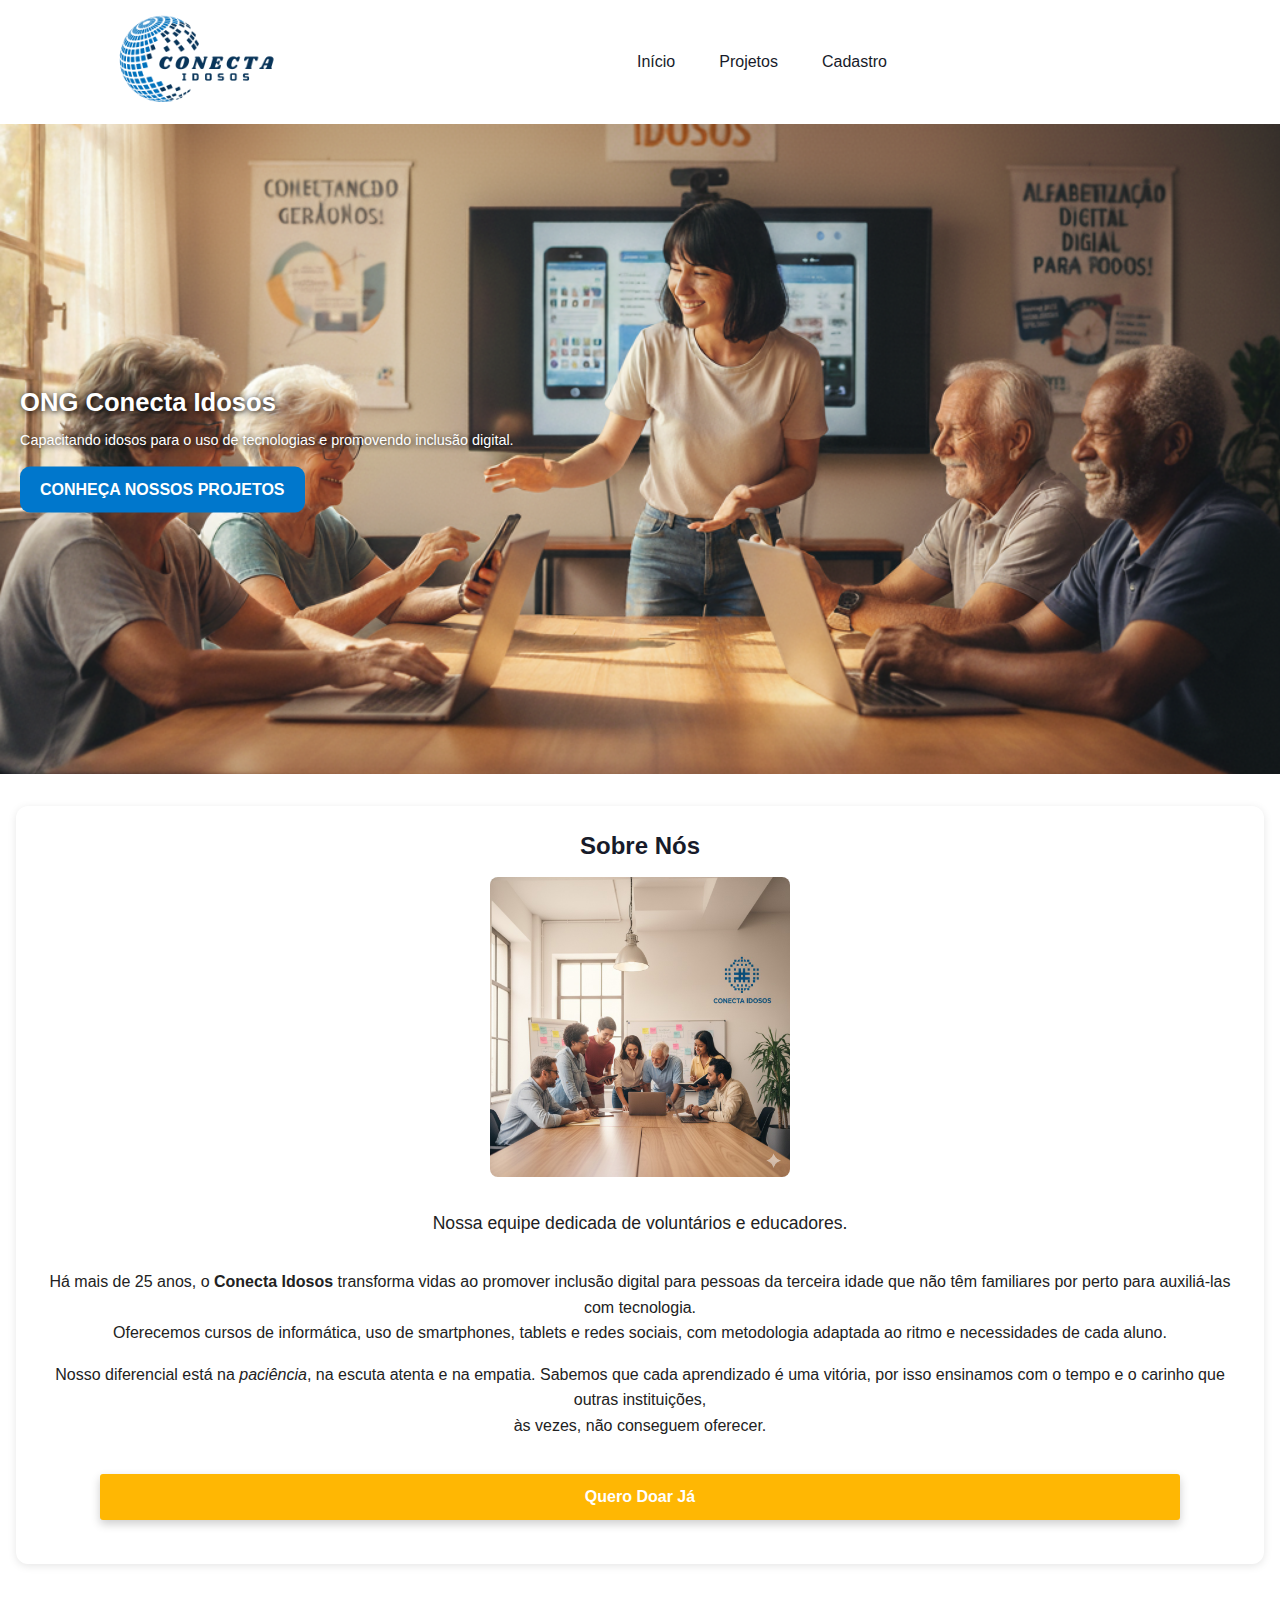
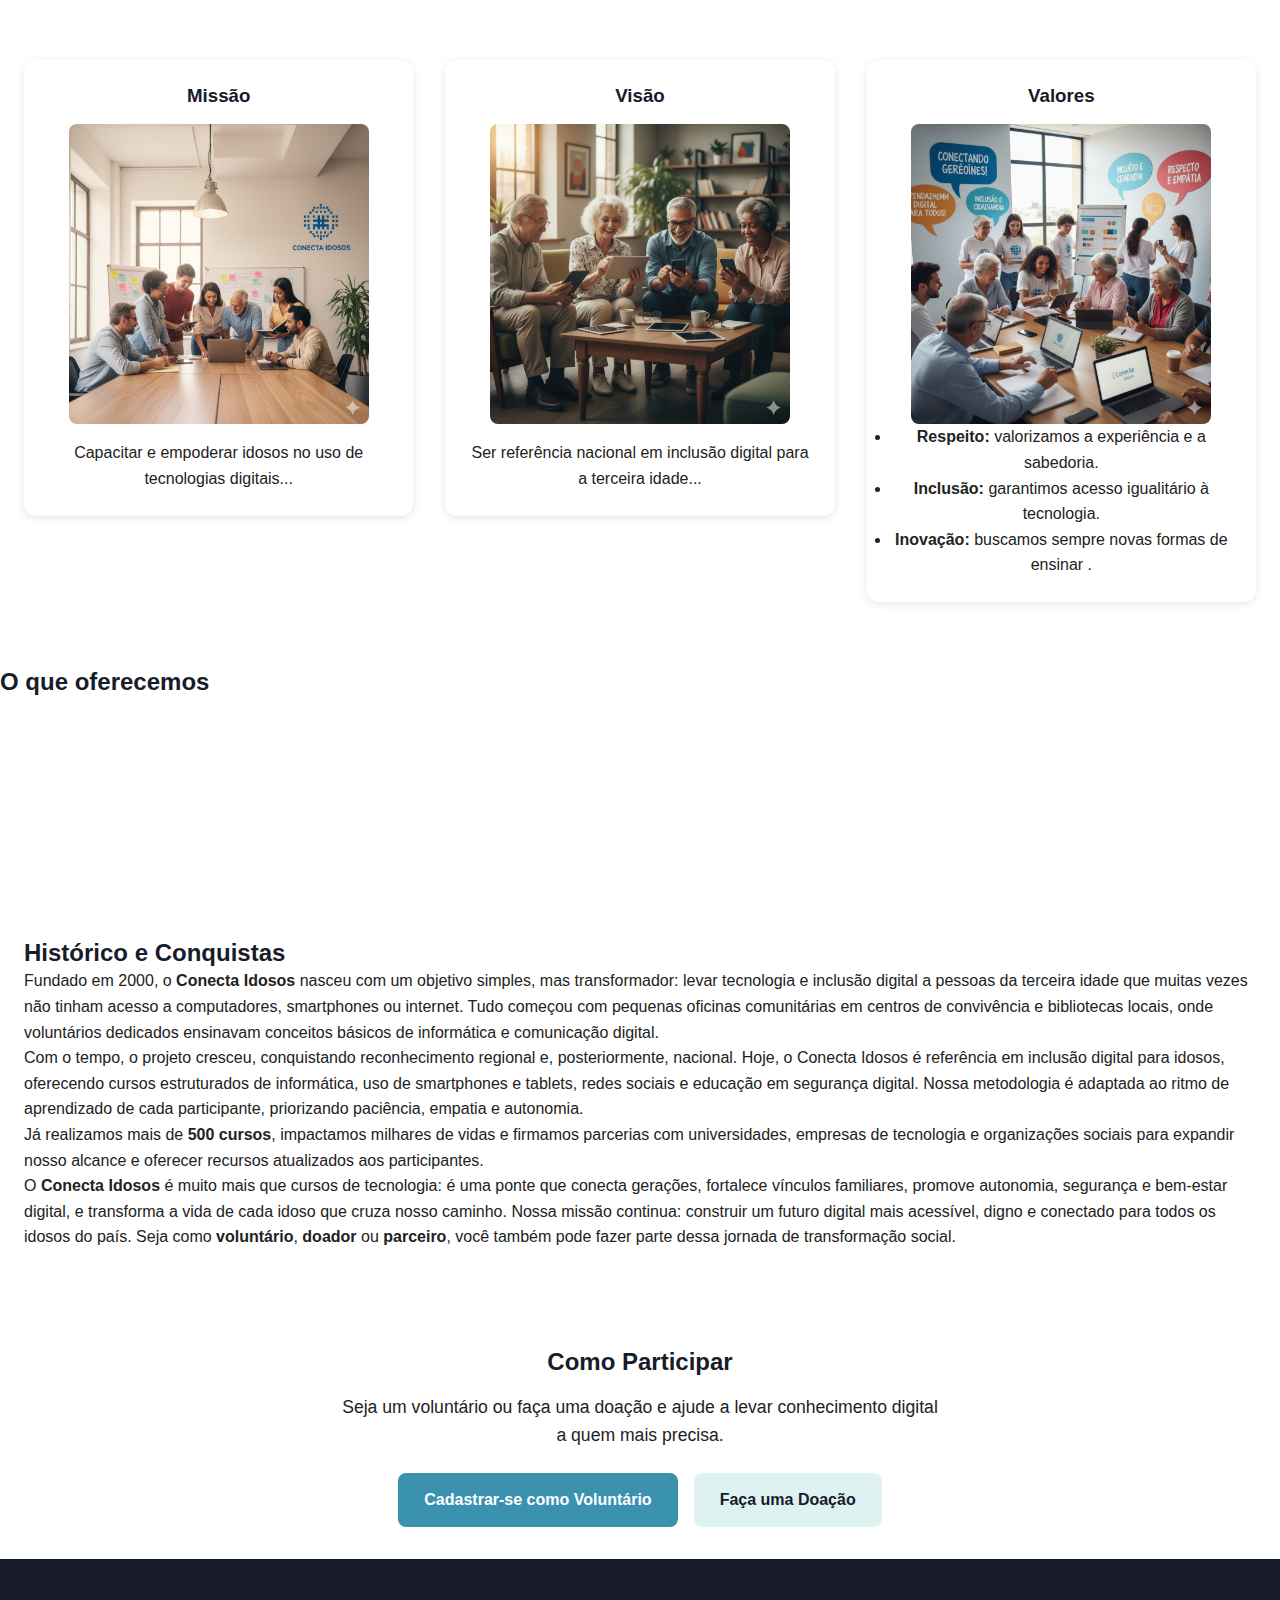
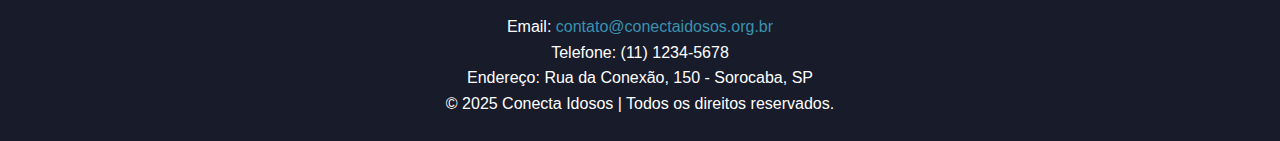
<file: index.html>
<!DOCTYPE html>
<html lang="pt-BR">
<head>
    <meta charset="UTF-8">
    <meta name="description" content="ONG Conecta Idosos: inclusão digital e tecnológica para a terceira idade, com cursos, oficinas e voluntariado.">
    <meta name="viewport" content="width=device-width, initial-scale=1.0">
    <title>Conecta Idosos | Inclusão digital e tecnológica para a terceira idade</title>
    <link rel="stylesheet" href="./base.css">
    <link rel="stylesheet" href="./layout.css">
    <link rel="stylesheet" href="./componentes.css">
    <link rel="stylesheet" href="./responsive.css">
</head>

<body>
    <header class="main-header">
        <div class="container header-content">
            
        <a href="./index.html" class="logo">
            <img src="/Logo_ONG.png" alt="Logo Conecta Idosos">
        </a>
        <nav aria-label="Menu principal">
            <ul class="menu">
                <li><a href="index.html" class="ativo" >Início</a></li>
                <li><a href="projetos.html" >Projetos</a></li>
                <li><a href="cadastro.html">Cadastro</a></li>
            </ul>
        </nav>
          

        <button class="menu-toggle">☰</button>
    </header>

    <main id="content">

        <section id="institucional" class="banner">
            <div class="banner-text">
                <h1>ONG Conecta Idosos</h1>
                <p>Capacitando idosos para o uso de tecnologias e promovendo inclusão digital.</p>
                <a href="projetos.html" class="btn">CONHEÇA NOSSOS PROJETOS</a>
            </div>
            <img  class = banner-img src="/Banner_index.png" alt="Banner Idosos Aprendendo Tecnologia">
        </section>


        <section id="sobre-nos" class="section">
            <div class="grid-2">
                <figure class="card">
                <h2>Sobre Nós</h2>
                <img src="/equipe_ong.jpg" alt="Equipe de voluntários da ONG Conecta Idosos" class="outras-img">
                <figcaption>Nossa equipe dedicada de voluntários e educadores.</figcaption>
                <p>Há mais de 25 anos, o <strong>Conecta Idosos</strong> transforma vidas ao promover inclusão digital para pessoas da terceira idade que não têm familiares por perto para auxiliá-las com tecnologia. <br>Oferecemos cursos de informática, uso de smartphones, tablets e redes sociais, com metodologia adaptada ao ritmo e necessidades de cada aluno.</p>
                <p>Nosso diferencial está na <em>paciência</em>, na escuta atenta e na empatia. Sabemos que cada aprendizado é uma vitória, por isso ensinamos com o tempo e o carinho que outras instituições,<br> às vezes, não conseguem oferecer.</p>
                <a href="https://www.vakinha.com.br" class="btn-doar">Quero Doar Já</a>
                </figure>
            </div>
        </section>


        <section id="principios" class="section light-bg">
            <div class="grid-3">
                <article class="card">
                <h3>Missão</h3>
                <img src="/equipe_ong.jpg" alt="Workshop de inclusão digital" class="outras-img">
                <p>Capacitar e empoderar idosos no uso de tecnologias digitais...</p>
                </article>

                <article class="card">
                <h3>Visão</h3>
                <img src="/espaco_aprendizado.jpg" alt="Espaço de aprendizado tecnológico" class="outras-img">
                <p>Ser referência nacional em inclusão digital para a terceira idade...</p>
                </article>

                <article class="card">
                <h3>Valores</h3>
                <ul>
                    <img src="/valores ong.png" alt="valores ONG">
                    <li><strong>Respeito:</strong> valorizamos a experiência e a sabedoria.</li>
                    <li><strong>Inclusão:</strong> garantimos acesso igualitário à tecnologia.</li>
                    <li><strong>Inovação:</strong> buscamos sempre novas formas de ensinar .</li>
                </ul>
                </article>
            </div>
        </section>



        <section id="funcionalidades" class="section">
            <h2>O que oferecemos</h2>
            <ul class="grid-2 list-icons">
                <li>💻 Cursos de informática e inclusão digital</li>
                <li>📱 Oficinas de tablets e smartphones</li>
                <li>🔐 Educação em segurança digital</li>
                <li>🤝 Voluntariado e engajamento social</li>
                <li>💛 Doações e captação de recursos</li>
            </ul>
        </section>


        <section id="historico" class="section light-bg">
           <h2>Histórico e Conquistas</h2>
            <p>Fundado em 2000, o <strong>Conecta Idosos</strong> nasceu com um objetivo simples, mas transformador: levar tecnologia e inclusão digital a pessoas da terceira idade que muitas vezes não tinham acesso a computadores, smartphones ou internet. Tudo começou com pequenas oficinas comunitárias em centros de convivência e bibliotecas locais, onde voluntários dedicados ensinavam conceitos básicos de informática e comunicação digital.</p>

            <p>Com o tempo, o projeto cresceu, conquistando reconhecimento regional e, posteriormente, nacional. Hoje, o Conecta Idosos é referência em inclusão digital para idosos, oferecendo cursos estruturados de informática, uso de smartphones e tablets, redes sociais e educação em segurança digital. Nossa metodologia é adaptada ao ritmo de aprendizado de cada participante, priorizando paciência, empatia e autonomia.</p>

            <p>Já realizamos mais de <strong>500 cursos</strong>, impactamos milhares de vidas e firmamos parcerias com universidades, empresas de tecnologia e organizações sociais para expandir nosso alcance e oferecer recursos atualizados aos participantes.</p>

            <p>O <strong>Conecta Idosos</strong> é muito mais que cursos de tecnologia: é uma ponte que conecta gerações, fortalece vínculos familiares, promove autonomia, segurança e bem-estar digital, e transforma a vida de cada idoso que cruza nosso caminho. Nossa missão continua: construir um futuro digital mais acessível, digno e conectado para todos os idosos do país. Seja como <strong>voluntário</strong>, <strong>doador</strong> ou <strong>parceiro</strong>, você também pode fazer parte dessa jornada de transformação social.</p>
        </section>


        <aside id="participar" class="section">
            <h2>Como Participar</h2>
            <p>Seja um voluntário ou faça uma doação e ajude a levar conhecimento digital a quem mais precisa.</p>
            <ul class="actions">
                <li><a href="/cadastro.html" class="btn">Cadastrar-se como Voluntário</a></li>
                <li><a href="https://www.vakinha.com.br" class="btn secondary">Faça uma Doação</a></li>
            </ul>
        </aside>
    </main>


    <footer>
        <section id="contato">
            <h2>Fale Conosco</h2>
            <p>Email: <a href="mailto:contato@conectaidosos.org.br">contato@conectaidosos.org.br</a></p>
            <p>Telefone: (11) 1234-5678</p>
            <p>Endereço: Rua da Conexão, 150 - Sorocaba, SP</p>
        </section>
        <p>&copy; 2025 Conecta Idosos | Todos os direitos reservados.</p>
    </footer>


<script src="/script.js"></script>
</body>

</html>
</file>
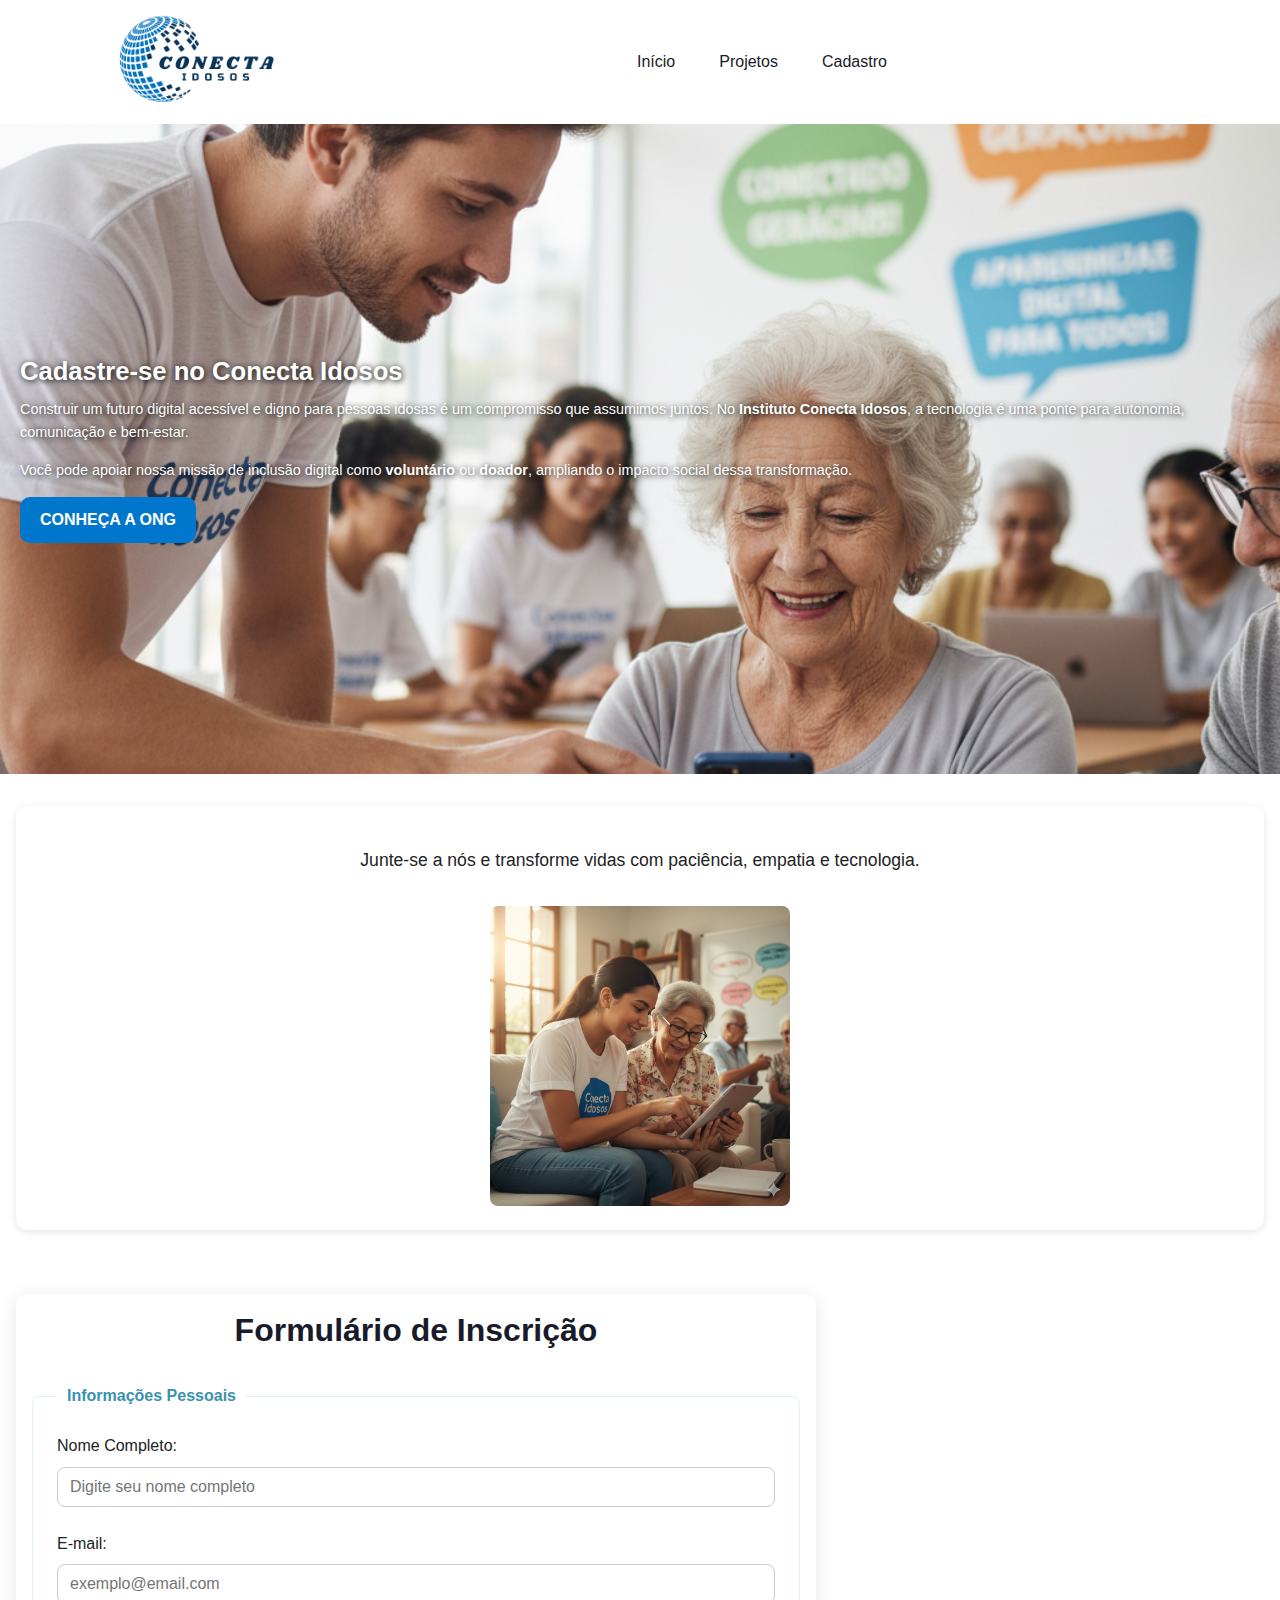
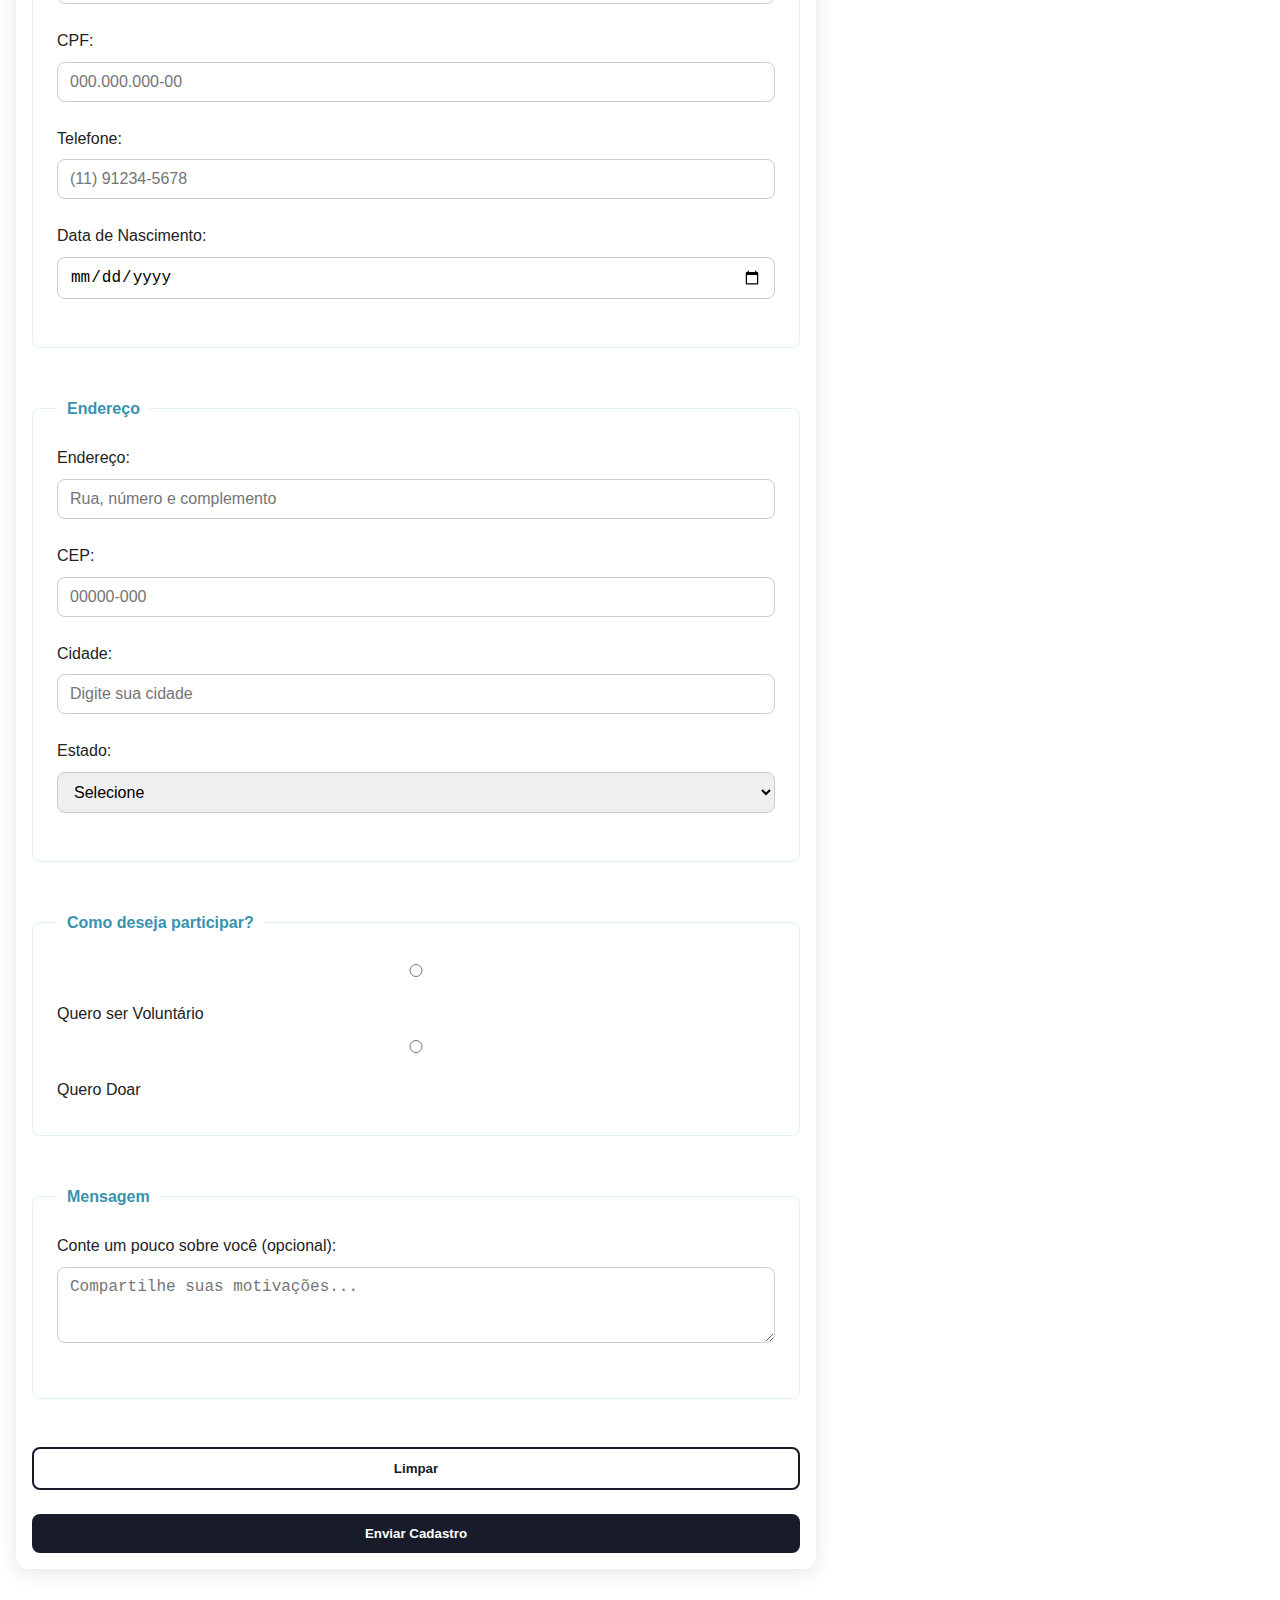
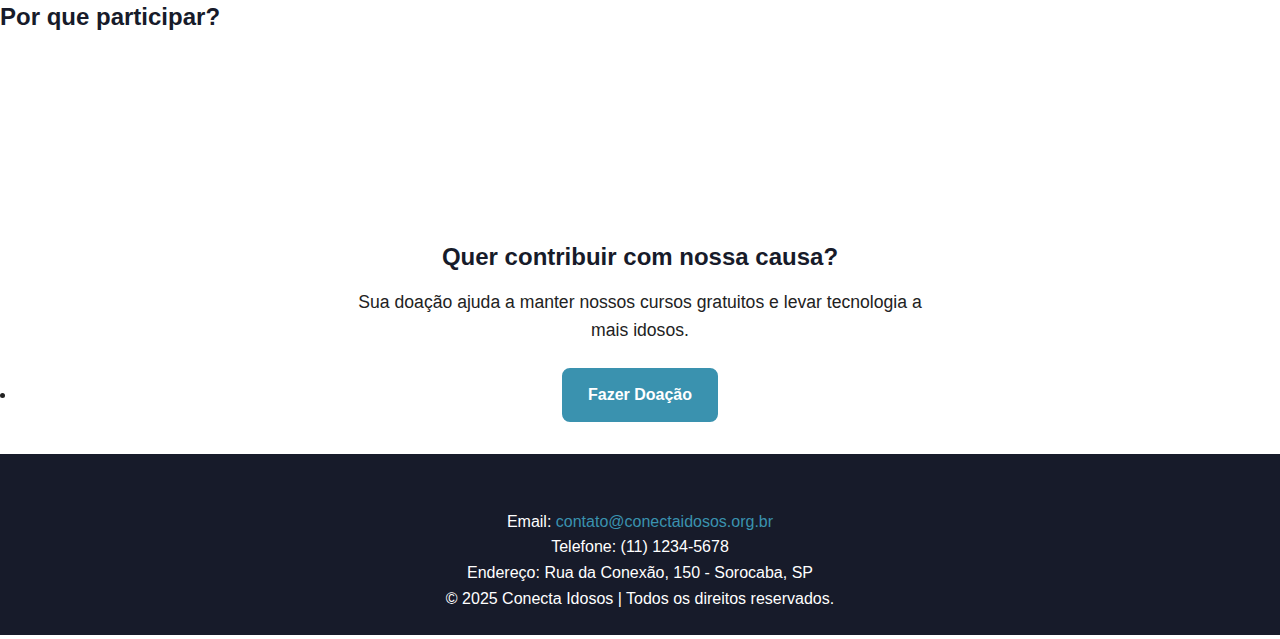
<file: cadastro.html>
<!DOCTYPE html>
<html lang="pt-BR">
<head>
  <meta charset="UTF-8">
  <meta name="description" content="Cadastro de voluntários e doadores do Conecta Idosos - participe da transformação digital da terceira idade.">
  <meta name="viewport" content="width=device-width, initial-scale=1.0">
  <title>Cadastro - Conecta Idosos</title>
    <link rel="stylesheet" href="./base.css">
    <link rel="stylesheet" href="./layout.css">
    <link rel="stylesheet" href="./componentes.css">
    <link rel="stylesheet" href="./responsive.css">
</head>

<body>
    <header class="main-header">
        <div class="container header-content">
            
        <a href="./index.html" class="logo">
            <img src="/Logo_ONG.png"Logo Conecta Idosos">
        </a>


        <nav aria-label="Menu principal">
            <ul class="menu">
                <li><a href="/index.html"" >Início</a></li>
                <li><a href="/projetos.html">Projetos</a></li>
                <li><a href="/cadastro.html" class="ativo" >Cadastro</a></li>
            </ul>
        </nav>

  

        <button class="menu-toggle">☰</button>
    </header>

  
  <main id="content">
   
    <section id="institucional" class="banner">
      <div class="banner-text">
        <h1>Cadastre-se no Conecta Idosos</h1>
        <p>
          Construir um futuro digital acessível e digno para pessoas idosas é um compromisso que assumimos juntos.
          No <strong>Instituto Conecta Idosos</strong>, a tecnologia é uma ponte para autonomia, comunicação e bem-estar.
        </p>
        <p>
          Você pode apoiar nossa missão de inclusão digital como <strong>voluntário</strong> ou <strong>doador</strong>, ampliando o impacto social dessa transformação.
        </p>
        <a href="/index.html" class="btn">CONHEÇA A ONG</a>
      </div>
      <img class= banner-img src="/Voluntário ajudando idoso a usar o celular.png" alt="Banner Idosos Aprendendo Tecnologia"> 
    </section>

    <section id="sobre-nos" class="section">
      <div class="grid-2">
        <figure class="card">
        <figcaption>Junte-se a nós e transforme vidas com paciência, empatia e tecnologia.</figcaption>
        <img class= outras-img src="/voluntária ensinando.png" alt="Voluntário ajudando idoso a usar o celular" loading="lazy">
      </figure>
    </section>

   
    <section id="formulario-cadastro" class="form-section">
      <h2>Formulário de Inscrição</h2>
      <form action="#" method="post">
        
    
        <fieldset>
          <legend>Informações Pessoais</legend>

          <label for="nome">Nome Completo:</label>
          <input type="text" id="nome" name="nome" placeholder="Digite seu nome completo" required>

          <label for="email">E-mail:</label>
          <input type="email" id="email" name="email" placeholder="exemplo@email.com" required>

          <label for="cpf">CPF:</label>
          <input type="text" id="cpf" name="cpf" placeholder="000.000.000-00"
                 pattern="\d{3}\.\d{3}\.\d{3}-\d{2}" title="Formato: 000.000.000-00" required>

          <label for="telefone">Telefone:</label>
          <input type="tel" id="telefone" name="telefone" placeholder="(11) 91234-5678"
                 pattern="\(\d{2}\)\s?\d{4,5}-\d{4}" title="Formato: (11) 91234-5678" required>

          <label for="data-nascimento">Data de Nascimento:</label>
          <input type="date" id="data-nascimento" name="data-nascimento" required>
        </fieldset>

       
        <fieldset>
          <legend>Endereço</legend>

          <label for="endereco">Endereço:</label>
          <input type="text" id="endereco" name="endereco" placeholder="Rua, número e complemento" required>

          <label for="cep">CEP:</label>
          <input type="text" id="cep" name="cep" placeholder="00000-000"
                 pattern="\d{5}-\d{3}" title="Formato: 00000-000" required>

          <label for="cidade">Cidade:</label>
          <input type="text" id="cidade" name="cidade" placeholder="Digite sua cidade" required>

          <label for="estado">Estado:</label>
          <select id="estado" name="estado" required>
            <option value="">Selecione</option>
            <option value="SP">São Paulo</option>
            <option value="RJ">Rio de Janeiro</option>
            <option value="MG">Minas Gerais</option>
            <option value="PR">Paraná</option>
            <option value="RS">Rio Grande do Sul</option>
            <option value="BA">Bahia</option>
            <option value="PE">Pernambuco</option>
            <option value="OUTROS">Outros</option>
          </select>
        </fieldset>

       
        <fieldset>
          <legend>Como deseja participar?</legend>
          <div class="opcoes-participacao">
            <label><input type="radio" name="tipo-participacao" value="voluntario" required> Quero ser Voluntário</label>
            <label><input type="radio" name="tipo-participacao" value="doador" required> Quero Doar</label>
          </div>
        </fieldset>

     
        <fieldset>
          <legend>Mensagem</legend>
          <label for="mensagem">Conte um pouco sobre você (opcional):</label>
          <textarea id="mensagem" name="mensagem" rows="3" placeholder="Compartilhe suas motivações..."></textarea>
        </fieldset>


        <div class="botoes">
          <button type="reset" class="btn-secundario">Limpar</button>
          <button type="submit" class="btn-primario">Enviar Cadastro</button>
        </div>
      </form>
    </section>


    <aside id="funcionalidades" class="section">
      <h2>Por que participar?</h2>
        <ul class="grid-2 list-icons">
        <li>💻 Transforme vidas por meio da inclusão digital.</li>
        <li>📱 Aprenda e ensine o uso consciente da tecnologia.</li>
        <li>💬 Construa conexões significativas com a terceira idade.</li>
        <li>🎓 Receba certificado digital de voluntariado.</li>
      </ul>
    </aside>


    <aside id="participar" class="section">
      <ul class="actions"></ul>
      <h2>Quer contribuir com nossa causa?</h2>
      <p>Sua doação ajuda a manter nossos cursos gratuitos e levar tecnologia a mais idosos. </p>
      <li><a  href="https://www.vakinha.com.br" class="btn">Fazer Doação</a></li>
      </ul>
    </ASide>
  </main>

 
  <footer>
    <section id="contato">
      <h2>Fale Conosco</h2>
      <p>Email: <a href="mailto:contato@conectaidosos.org.br">contato@conectaidosos.org.br</a></p>
      <p>Telefone: (11) 1234-5678</p>
      <p>Endereço: Rua da Conexão, 150 - Sorocaba, SP</p>
    </section>
    <p>&copy; 2025 Conecta Idosos | Todos os direitos reservados.</p>
  </footer>

<script src="/script.js"></script>
</body>

</html>
</file>
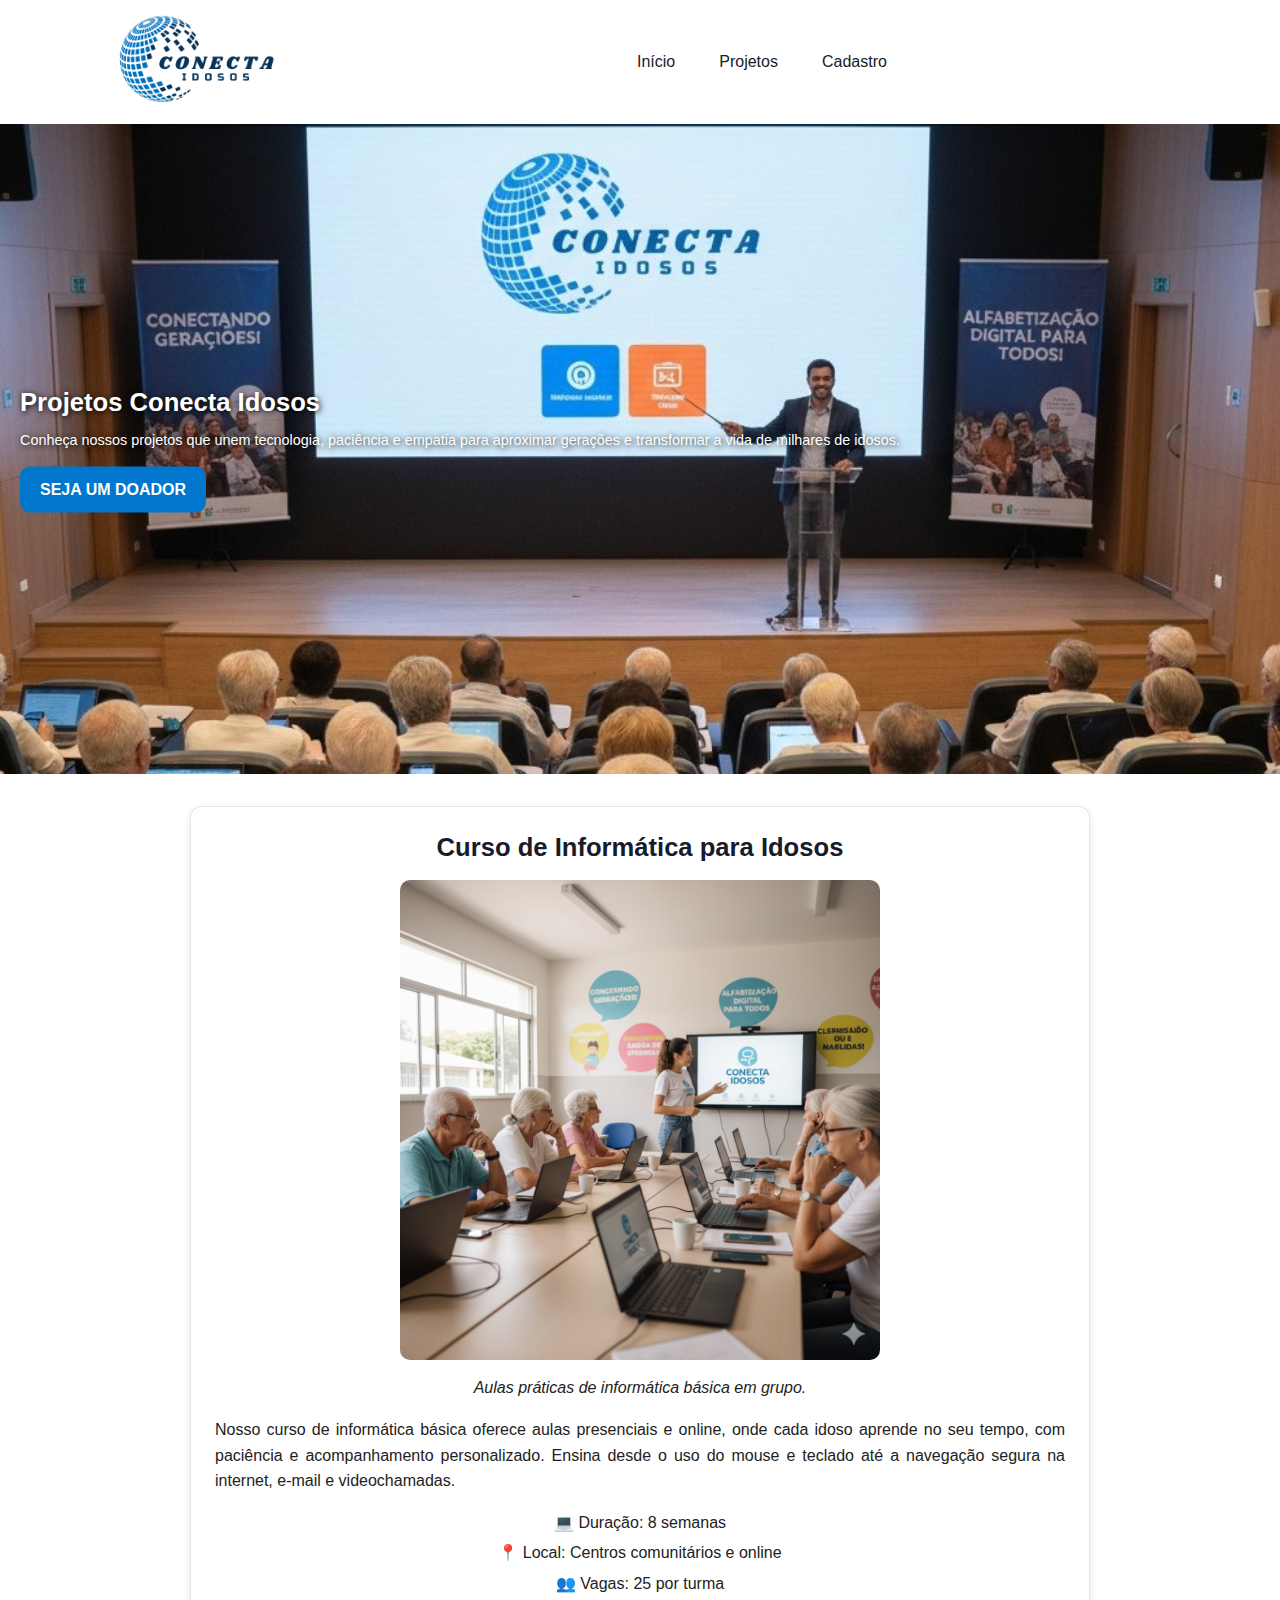
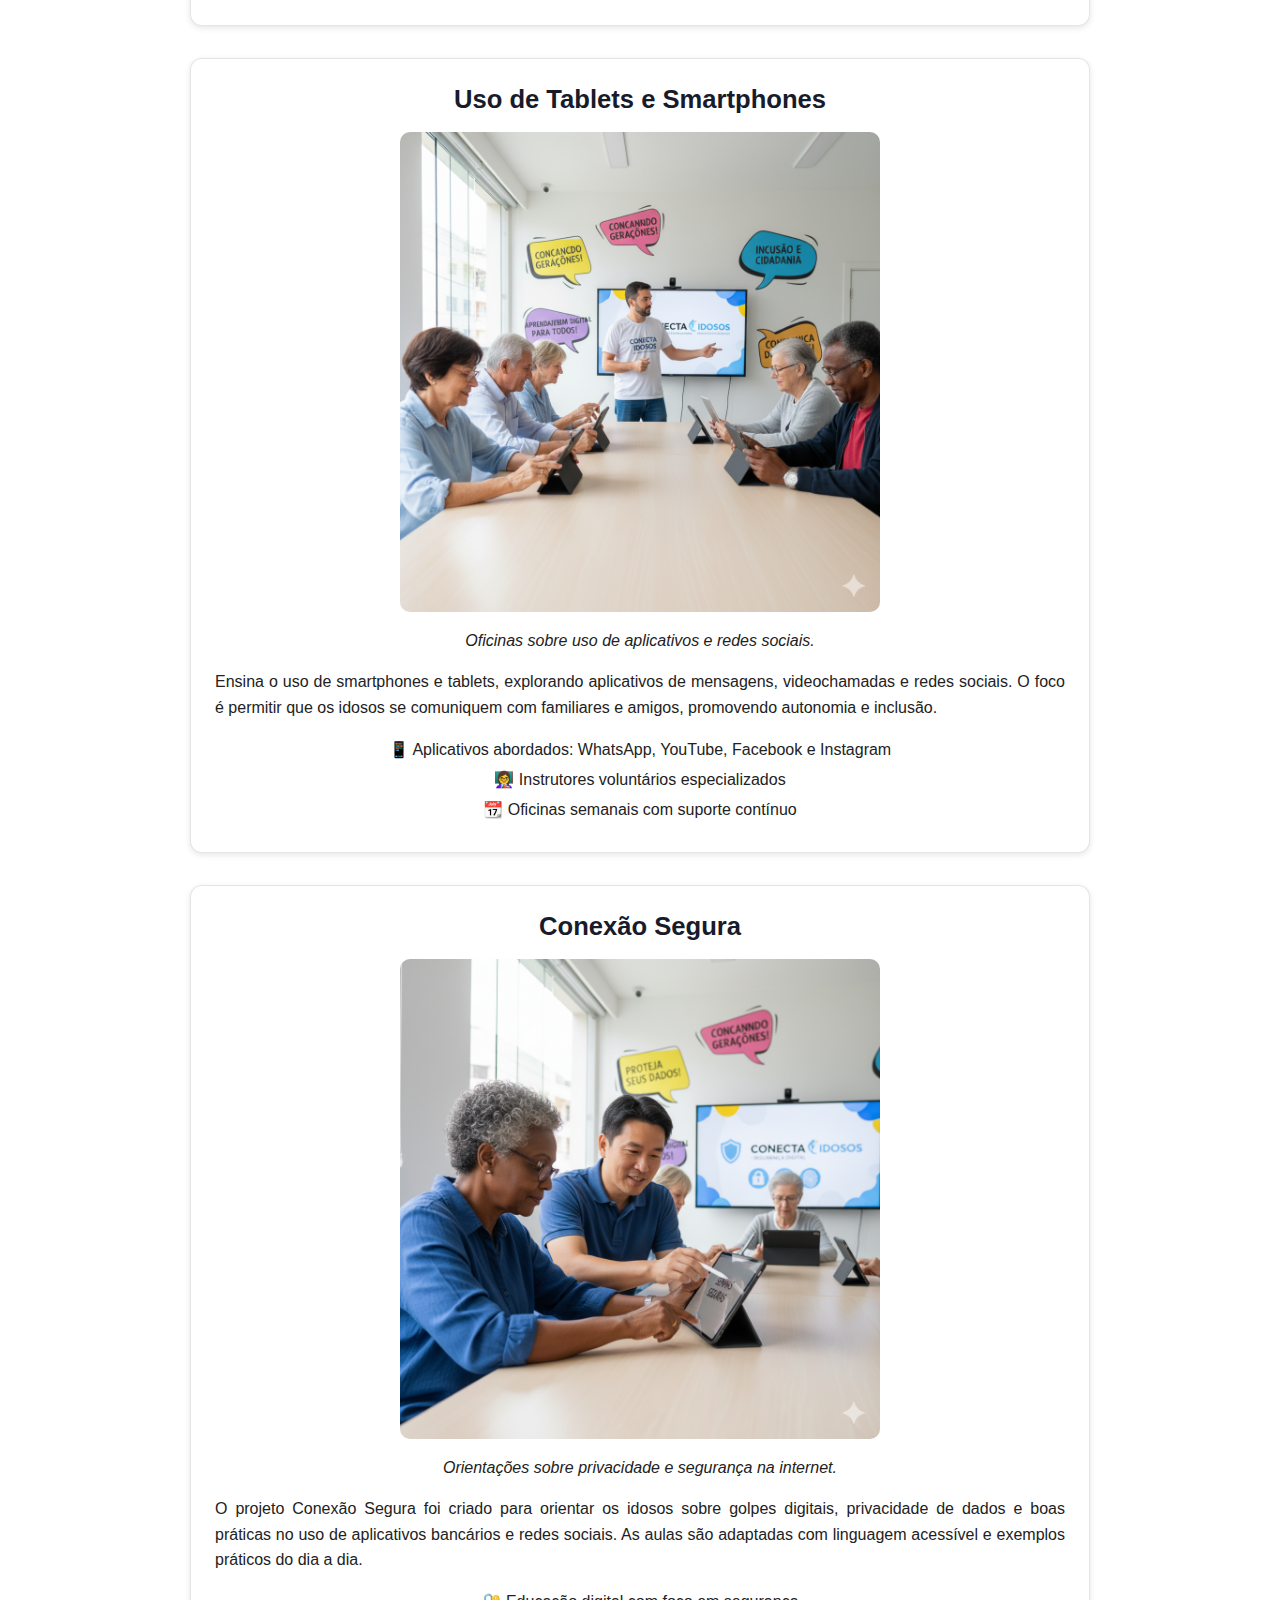
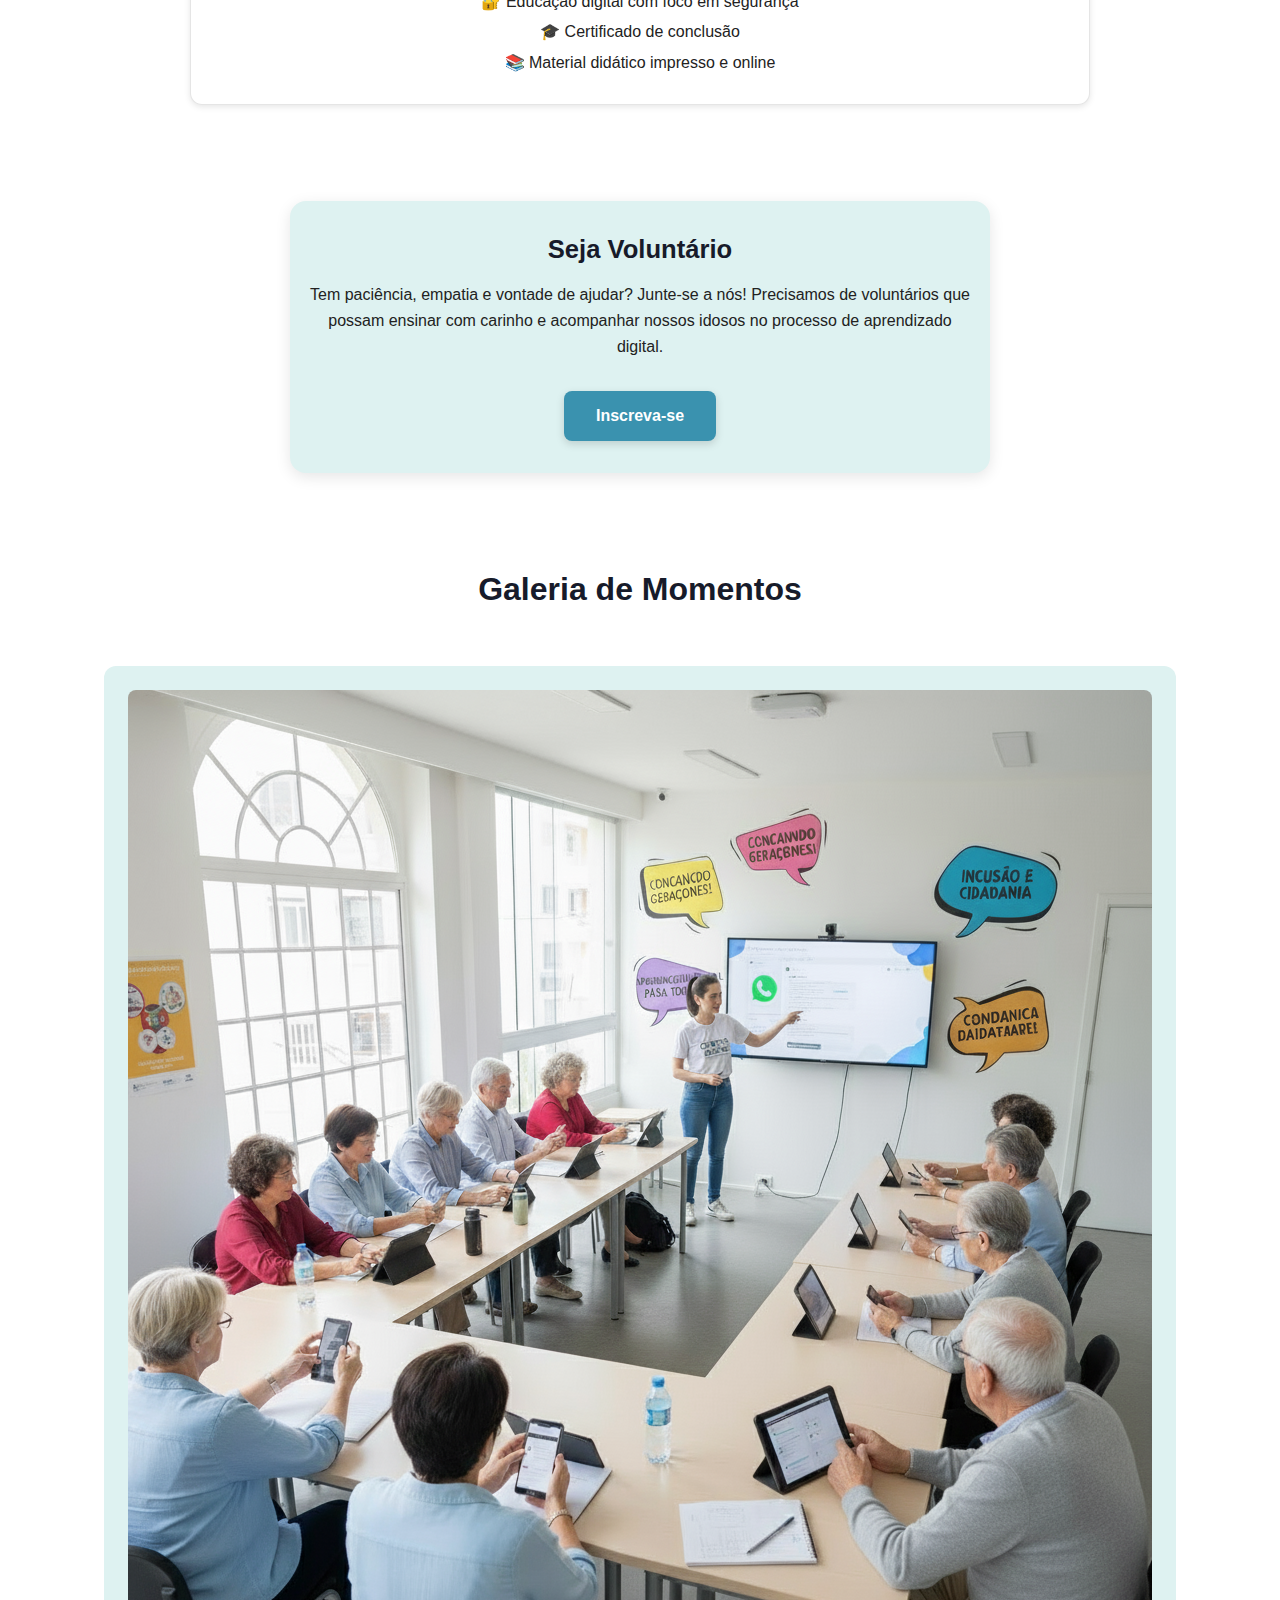
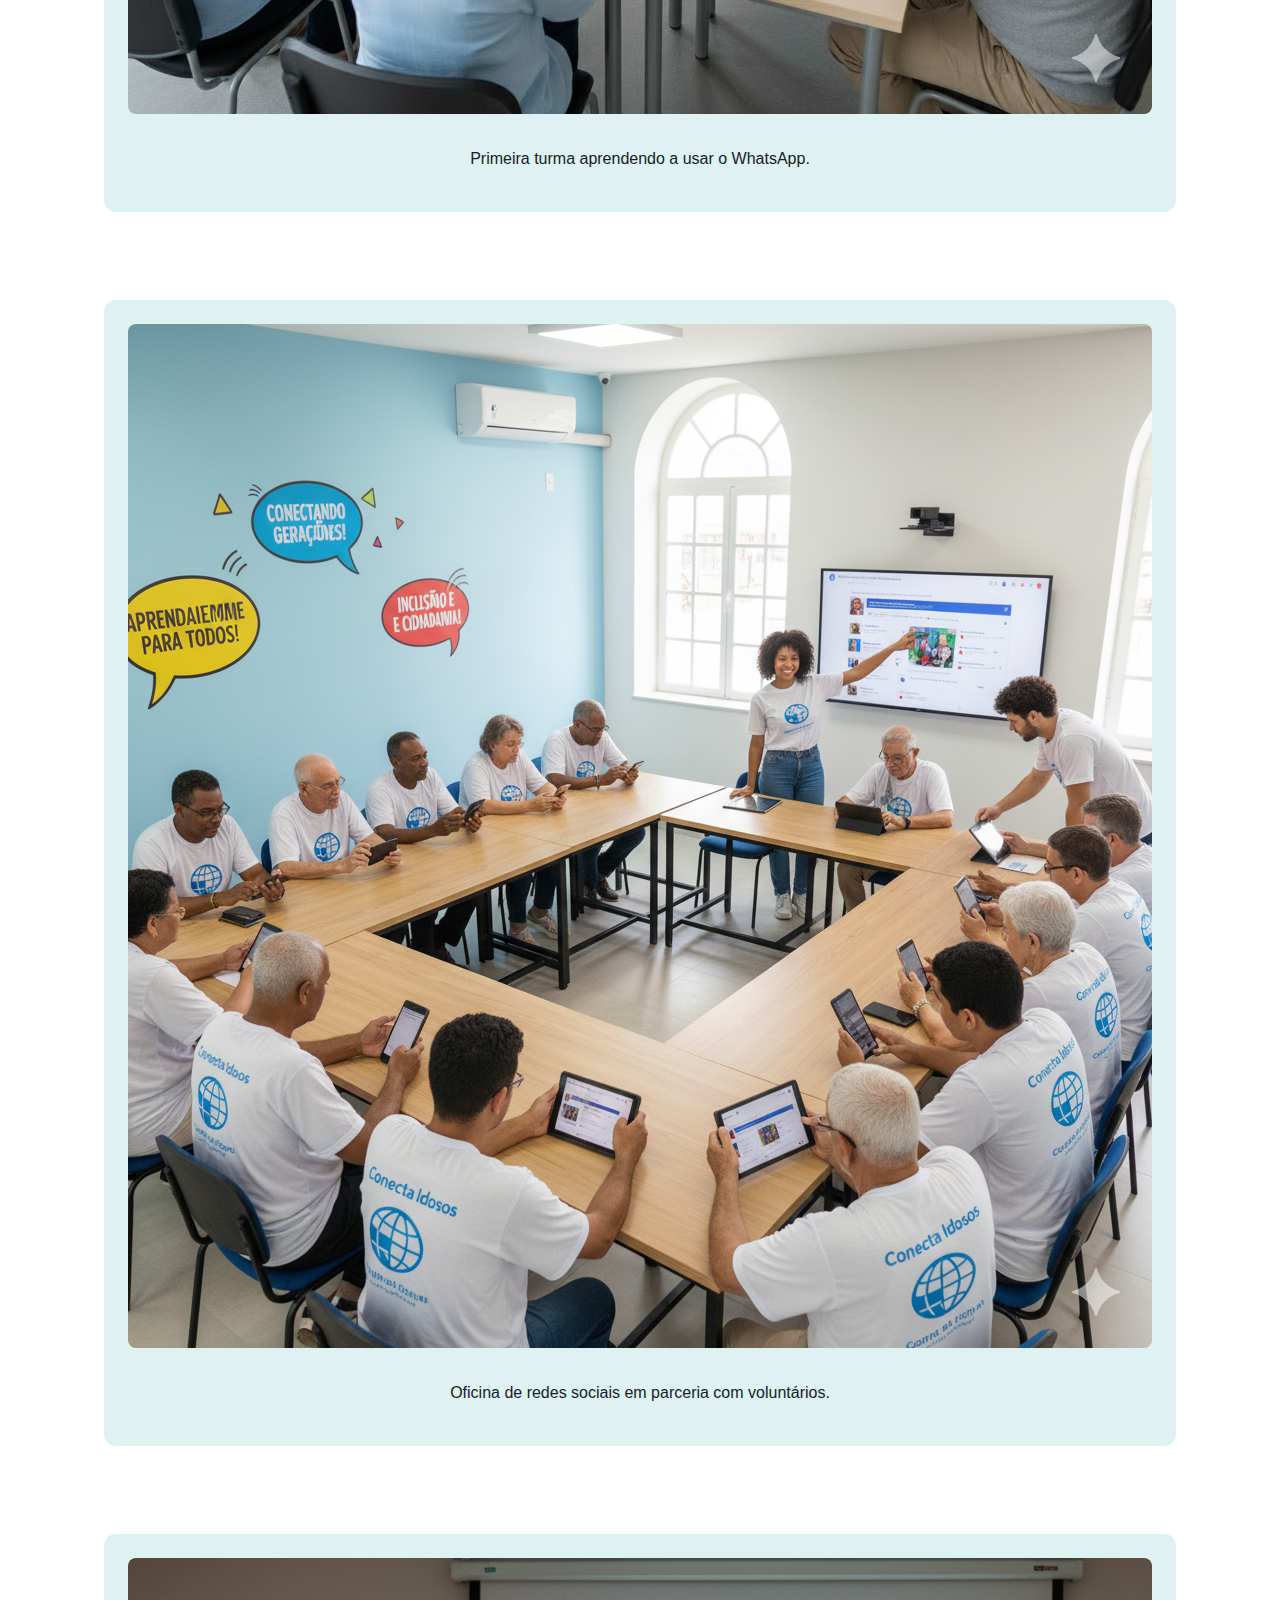
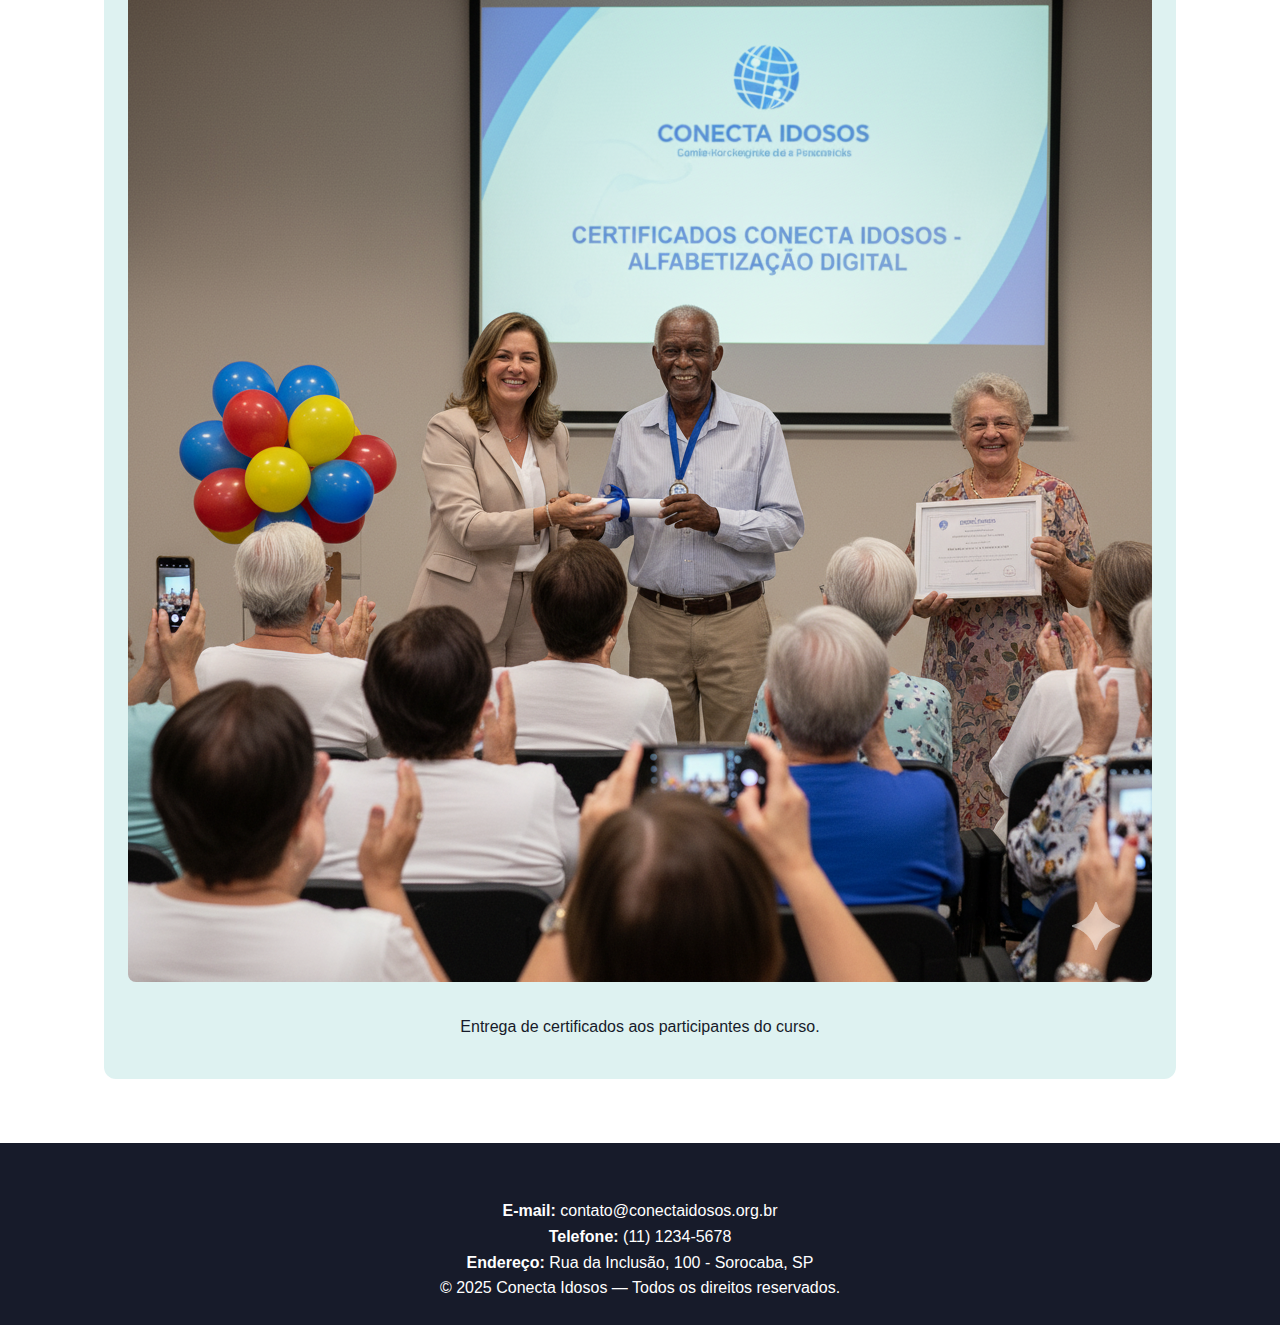
<file: projetos.html>
<!DOCTYPE html>
<html lang="pt-BR">
<head>
    <meta charset="UTF-8">
    <meta name="viewport" content="width=device-width, initial-scale=1.0">
    <meta name="description" content="Projetos sociais do Conecta Idosos: cursos, oficinas e inclusão digital para a terceira idade.">
    <title>Projetos - Conecta Idosos</title>
    <link rel="stylesheet" href="./base.css">
    <link rel="stylesheet" href="./layout.css">
    <link rel="stylesheet" href="./componentes.css">
    <link rel="stylesheet" href="./responsive.css">
</head>

<body>
    <header class="main-header">
        <div class="container header-content">
            
        <a href="./index.html" class="logo">
            <img src="../img/Logo_ONG.png" alt="Logo Conecta Idosos">
        </a>
        <nav aria-label="Menu principal">
            <ul class="menu">
                <li><a href="/index.html" >Início</a></li>
                <li><a href="/projetos.html" class="ativo" >Projetos</a></li>
                <li><a href="/cadastro.html">Cadastro</a></li>
            </ul>
        </nav>
       

        <button class="menu-toggle">☰</button>
    </header>

    <main id="content">
    
        <section id="institucional" class="banner">
            <div class="banner-text">
                <h1>Projetos Conecta Idosos</h1>
                <p>Conheça nossos projetos que unem tecnologia, paciência e empatia para aproximar gerações e transformar a vida de milhares de idosos.</p>
                <a href="/cadastro.html" class="btn">SEJA UM DOADOR</a>   
            </div>
            <img class= banner-img src="/img/workshop.jpg" alt="Banner Idosos Aprendendo Tecnologia">
        </section>

            
            
            <article class="card-projeto">
                <header>
                    <h2>Curso de Informática para Idosos</h2>
                </header>
                <figure>
                    <img class= outras-img src="/img/idosos no pc.png" alt="Grupo de idosos em aula de informática">
                    <figcaption>Aulas práticas de informática básica em grupo.</figcaption>
                </figure>
                <p>Nosso curso de informática básica oferece aulas presenciais e online, onde cada idoso aprende no seu tempo, com paciência e acompanhamento personalizado. Ensina desde o uso do mouse e teclado até a navegação segura na internet, e-mail e videochamadas.</p>
                <ul>
                    <li>💻 Duração: 8 semanas</li>
                    <li>📍 Local: Centros comunitários e online</li>
                    <li>👥 Vagas: 25 por turma</li>
                </ul>
            </article>

    
            <article class="card-projeto">
                <header>
                    <h2>Uso de Tablets e Smartphones</h2>
                </header>
                <figure>
                    <img class= outras-img src="/img/idosos no tablet.png" alt="Idosos utilizando tablets">
                    <figcaption>Oficinas sobre uso de aplicativos e redes sociais.</figcaption>
                </figure>
                <p>Ensina o uso de smartphones e tablets, explorando aplicativos de mensagens, videochamadas e redes sociais. O foco é permitir que os idosos se comuniquem com familiares e amigos, promovendo autonomia e inclusão.</p>
                <ul>
                    <li>📱 Aplicativos abordados: WhatsApp, YouTube, Facebook e Instagram</li>
                    <li>👩‍🏫 Instrutores voluntários especializados</li>
                    <li>📆 Oficinas semanais com suporte contínuo</li>
                </ul>
            </article>

        
            <article class="card-projeto">
                <header>
                    <h2>Conexão Segura</h2>
                </header>
                <figure>
                    <img class= outras-img src="/img/Idoso recebendo orientação sobre segurança digital.png" alt="Idoso recebendo orientação sobre segurança digital">
                    <figcaption>Orientações sobre privacidade e segurança na internet.</figcaption>
                </figure>
                <p>O projeto Conexão Segura foi criado para orientar os idosos sobre golpes digitais, privacidade de dados e boas práticas no uso de aplicativos bancários e redes sociais. As aulas são adaptadas com linguagem acessível e exemplos práticos do dia a dia.</p>
                <ul>
                    <li>🔐 Educação digital com foco em segurança</li>
                    <li>🎓 Certificado de conclusão</li>
                    <li>📚 Material didático impresso e online</li>
                </ul>
            </article>
        </section>

  
        <aside id="engajamento" class="container">
            <section id="voluntariado">
                <h2>Seja Voluntário</h2>
                <p>Tem paciência, empatia e vontade de ajudar? Junte-se a nós! Precisamos de voluntários que possam ensinar com carinho e acompanhar nossos idosos no processo de aprendizado digital.</p>
                <a href="/cadastro.html" class="botao">Inscreva-se</a>
            </section>
        </aside>

    
        <section id="galeria" class="container">
            <h2>Galeria de Momentos</h2>
            <div class="galeria-container">
                <figure>
                    <img src="/img/Primeira turma aprendendo a usar o WhatsApp..png" alt="Idosos aprendendo a usar o WhatsApp">
                    <figcaption>Primeira turma aprendendo a usar o WhatsApp.</figcaption>
                </figure>
                <figure>
                    <img src="/img/Oficina de redes sociais em parceria com voluntários..png" alt="Oficina de redes sociais">
                    <figcaption>Oficina de redes sociais em parceria com voluntários.</figcaption>
                </figure>
                <figure>
                    <img src="/img/Entrega de certificados aos participantes do curso.png" alt="Entrega de certificados">
                    <figcaption>Entrega de certificados aos participantes do curso.</figcaption>
                </figure>
            </div>
        </section>
    </main>

    <footer>
        <section id="contato" class="container">
            <h2>Contato</h2>
            <p><strong>E-mail:</strong> contato@conectaidosos.org.br</p>
            <p><strong>Telefone:</strong> (11) 1234-5678</p>
            <p><strong>Endereço:</strong> Rua da Inclusão, 100 - Sorocaba, SP</p>
        </section>
        <p>&copy; 2025 Conecta Idosos — Todos os direitos reservados.</p>
    </footer>

<script src="/script.js"></script>   
</body>

</html>
</file>
<file: base.css>
:root {
  
  --cor-primaria: #2b607a;
  --cor-secundaria: #3a92af;
  --cor-terciaria: #def2f1;
  --cor-destaque: #171b2a;
  --cor-texto: #222;
  --cor-clara: #ffffff;
  --cor-cinza: #cccccc;
  --cor-erro: #d9534f;


  --font-xs: 0.8rem;
  --font-sm: 1rem;
  --font-md: 1.25rem;
  --font-lg: 1.75rem;
  --font-xl: 2.5rem;

  --space-1: 8px;
  --space-2: 16px;
  --space-3: 24px;
  --space-4: 32px;
  --space-5: 48px;
  --space-6: 64px;


  --colunas: repeat(12, 1fr);
}


* {
  margin: 0;
  padding: 0;
  box-sizing: border-box;
}

body {
  font-family: "Poppins", Arial, sans-serif;
  color: var(--cor-texto);
  background-color: var(--cor-clara);
  line-height: 1.6;
  padding: var(--space-1) var(--space-3);
}

h1, h2, h3, h4, h5 {
  color: var(--cor-destaque);
  line-height: 1.3;
  
}


a {
  text-decoration: none;
  color: var(--cor-primaria);
  transition: color 0.3s ease;
}

a:hover {
  color: var(--cor-secundaria);
}


.light-bg {
  padding: var(--space-6) var(--space-3);
}

.banner-img img{
  max-width: 100%;
  height: auto;
  display: block;
}

.outras-img {
  max-width: 100%;  
  height: 150%;     
  object-fit: cover; 
  border-radius: 3px; 
}

.container {
  width: 90%;
  max-width: 1200px;
  margin: auto;
}

.menu-toggle {
  display: none; 
  background: none;
  border: none;
  font-size: 2rem;
  cursor: pointer;
  color: var(--cor-destaque);
}
</file>
<file: layout.css>
body {
  display: grid;
  grid-template-rows: auto 1fr auto;
  min-height: 100vh;
  overflow-x: hidden; 
}

/* Cabeçalho */
header .header-content {
  display: flex;
  justify-content: space-between;
  align-items: center; 
  gap: var(--space-4);
}


.main-header {
  padding: 0.5rem 2rem;   
  height: auto;          
} 

header .container-header {
  display: flex;
  justify-content: space-between;
  align-items: center;
  width: 90%;
  max-width: 1200px;
  margin: auto;
  gap: var(--space-4);

}

header img {
  height: 100px;
  object-fit: contain;
}

nav {
  flex: 1; 
  display: flex;
  justify-content: center;
} 

nav ul {
  list-style: none;
  display: flex;
  gap: var(--space-2);
}

nav ul li a {
  color: var(--cor-destaque);
  font-weight: 500;
  padding: 4px 10px;
  border-radius: 8px;
  line-height: 1.2;
}

nav ul li a:hover,
nav ul li a[aria-current="page"] {
  background-color: var(--cor-secundaria);
  color: var(--cor-clara);
}

/* Banner  */
.banner {
  position: relative;
  width: 100%;
  height: 100vh; 
  min-height: 650px;
  overflow: hidden;
  display: flex;
  align-items: center;
  justify-content: center;
}

.banner img {
    width: 100%;
    height: 100%;
    object-fit: cover;   
    object-position:center bottom;  
    display: block; 
}

.banner-text {
    position: absolute;
    top: 50%;           
    left: 40px;        
    transform: translateY(-50%);
    color: #fff;
    max-width: 500px;   
}

.banner-text h1 {
    font-size: 2.5rem;
    margin-bottom: 10px;
    text-shadow: 1px 1px 6px rgba(0,0,0,2.0);
    color: var(--cor-clara);
}

.banner-text p {
    font-size: 1.1rem;
    margin-bottom: 15px;
    text-shadow: 1px 1px 6px rgba(0,0,0,2.0);
}

.banner-text .btn {
    display: inline-block;
    padding: 10px 20px;
    background-color: #0077cc;
    color: #fff;
    text-decoration: none;
    border-radius: 10px;
    font-weight: 600;
    transition: 0.3s ease;
}

.banner-text .btn:hover {
    background-color: var(--cor-secundaria);
}

/* Grid 2 colunas */
.grid-2 {
  display: grid;
  grid-template-columns: repeat(auto-fit, minmax(300px, 1fr));
  gap: var(--space-4);
  align-items: start;
}

/* Grid 3 colunas */
.grid-3 {
  display: grid;
  grid-template-columns: repeat(auto-fit, minmax(250px, 1fr));
  gap: var(--space-4);
  align-items: start;
}

/* Cards internos */
.card {
  background-color: var(--cor-clara);
  padding: var(--space-3);
  border-radius: 12px;
  text-align: center;
  box-shadow: 0 2px 8px rgba(0,0,0,0.1);
  display: flex;
  flex-direction: column; 
  gap: var(--space-2);
}

.card img {
  width: 100%;      
  height: auto;     
  max-width: 300px; 
  border-radius: 8px;
  display: block;
  margin: 0 auto;   
}


/* Menu mobile */
#menu-toggle {
  display: none;
  background: none;
  border: none;
  color: var(--cor-destaque);
  font-size: var(--font-lg);
  cursor: pointer;
}

.list-icons {
  display: grid;
  grid-template-columns: repeat(auto-fit, minmax(200px, 1fr));
  gap: var(--space-3);
  list-style: none;
  padding: 0;
  margin-top: var(--space-4);
}

/*index página*/
.list-icons li {
  background-color: var(--cor-terciaria);
  border-radius: 12px;
  padding: var(--space-3);
  font-size: var(--font-md);
  display: flex;
  align-items: center;
  gap: var(--space-2);
  cursor: pointer;
  transition: transform 0.3s ease, background-color 0.3s ease, box-shadow 0.3s ease;
  opacity: 0;         
  transform: translateY(20px);
}


.list-icons li:hover {
  transform: translateY(-5px) scale(1.05);
  background-color: var(--cor-secundaria);
  color: var(--cor-clara);
  box-shadow: 0 6px 15px rgba(0,0,0,0.15);
}


.list-icons li::before {
  font-size: var(--font-lg);
}

#participar {
  text-align: center;
  padding: var(--space-4) var(--space-2);
  background-color: var(--cor-clara);
}

#participar h2 {
  color: var(--cor-destaque);
  margin-bottom: var(--space-2);
}

#participar p {
  color: var(--cor-escura);
  max-width: 600px;
  margin: 0 auto var(--space-3);
  font-size: 1.1rem;
}

#participar .actions {
  display: flex;
  justify-content: center;
  flex-wrap: wrap;
  gap: 1rem;
  padding: 0;
  list-style: none;
}

#participar .actions li {
  margin: 0;
}

#participar .btn {
  display: inline-block;
  padding: 12px 24px;
  border-radius: 8px;
  text-decoration: none;
  font-weight: 600;
  transition: 0.3s ease;
  color: var(--cor-clara);
  background-color: var(--cor-secundaria);
  border: 2px solid var(--cor-secundaria);
}

#participar .btn:hover {
  background-color: var(--cor-destaque);
  border-color: var(--cor-destaque);
}

#participar .btn.secondary {
  background-color: var(--cor-terciaria);
  border-color: var(--cor-terciaria);
  color: var(--cor-destaque);
}

#participar .btn.secondary:hover {
  background-color: var(--cor-destaque);
  color: var(--cor-clara);
}

#participar .btn.outline {
  background: transparent;
  border: 2px solid var(--cor-secundaria);
  color: var(--cor-secundaria);
}

#participar .btn.outline:hover {
  background-color: var(--cor-secundaria);
  color: var(--cor-clara);
}

.btn-doar {
  display: inline-block;
  padding: 10px 24px;
  border-radius: 3px;
  background-color: #ffb703; 
  color: #fff;
  font-weight: 700;
  font-size: 1.1rem;
  text-decoration: none;
  border: none;
  box-shadow: 0 4px 10px rgba(0,0,0,0.2);
  transition: all 0.3s ease;
  margin: 20px auto;     
  display: flex;         
  justify-content: center;
  align-items: center;
}

.btn-doar:hover {
  background-color: #fb8500;
  transform: translateY(-3px);
  box-shadow: 0 6px 16px rgba(0,0,0,0.25);
}

.btn-doar:active {
  transform: translateY(0);
  box-shadow: 0 3px 8px rgba(0,0,0,0.15);
}

/*projetos pagina*/
.card-projeto {
  background-color: var(--cor-clara);
  border-radius: 12px;
  border: 1px solid rgba(0, 0, 0, 0.1); 
  box-shadow: 0 4px 15px rgba(0, 0, 0, 0.05);
  padding: 2rem;
  margin: 2rem auto;
  max-width: 900px;
  width: 90%; 
  transition: transform 0.3s ease, box-shadow 0.3s ease;
}

.card-projeto:hover {
  transform: translateY(-5px);
  box-shadow: 0 8px 20px rgba(0, 0, 0, 0.12);
}

.card-projeto header h2 {
  color: var(--cor-destaque);
  font-size: 1.6rem;
  margin-bottom: 1rem;
  text-align: center;
}

.card-projeto figure {
  text-align: center;
  margin-bottom: 1rem;
}

.card-projeto img {
  width: 100%;
  max-width: 480px;
  border-radius: 10px;
}

.card-projeto figcaption {
  font-style: italic;
  color: var(--cor-escura);
  margin-top: 0.5rem;
}

.card-projeto p {
  text-align: justify;
  color: var(--cor-escura);
  line-height: 1.6;
  margin-bottom: 1rem;
}

.card-projeto ul {
  list-style: none;
  padding: 0;
  text-align: center;
}

.card-projeto li {
  margin: 0.3rem 0;
  font-weight: 500;
}

#engajamento {
  background-color: var(--cor-clara);
  padding: 4rem 1.5rem;
  display: flex;
  justify-content: center;
  align-items: center;
  text-align: center;
}

#voluntariado {
  background-color: var(--cor-terciaria);
  color: var(--cor-escura);
  border-radius: 16px;
  box-shadow: 0 4px 15px rgba(0, 0, 0, 0.1);
  padding: 3rem 2rem;
  max-width: 700px;
  width: 100%;
  transition: transform 0.3s ease, box-shadow 0.3s ease;
}

#voluntariado:hover {
  transform: translateY(-5px);
  box-shadow: 0 6px 20px rgba(0, 0, 0, 0.15);
}

#voluntariado h2 {
  color: var(--cor-destaque);
  font-size: 2rem;
  margin-bottom: 1rem;
}

#voluntariado p {
  color: var(--cor-escura);
  font-size: 1.1rem;
  line-height: 1.6;
  margin-bottom: 2rem;
}


#voluntariado .botao {
  display: inline-block;
  background-color: var(--cor-secundaria);
  color: var(--cor-clara);
  padding: 0.75rem 2rem;
  font-weight: 600;
  text-decoration: none;
  border-radius: 8px;
  transition: background-color 0.3s ease, transform 0.2s ease;
  box-shadow: 0 3px 8px rgba(0, 0, 0, 0.15);
}

#voluntariado .botao:hover {
  background-color: var(--cor-destaque);
  transform: translateY(-3px);
}

#galeria {
  padding: var(--space-4) var(--space-2);
  background-color: var(--cor-clara);
  text-align: center;
}

#galeria h2 {
  color: var(--cor-destaque);
  margin-bottom: var(--space-3);
  font-size: 2rem;
}

.galeria-container {
  display: grid;
  grid-template-columns: repeat(auto-fit, minmax(250px, 1fr));
  gap: var(--space-3);
  justify-items: center;
}


.galeria-container figure {
  background-color: var(--cor-terciaria);
  border-radius: 12px;
  padding: var(--space-3);
  overflow: hidden;
  transition: transform 0.3s ease, box-shadow 0.3s ease;
}

.galeria-container figure:hover {
  transform: translateY(-5px) scale(1.02);
  box-shadow: 0 8px 20px rgba(0, 0, 0, 0.15);
}


.galeria-container img {
  width: 100%;
  height: auto;
  border-radius: 8px;
  display: block;
  margin-bottom: var(--space-2);
  object-fit: cover;
}


.galeria-container figcaption {
  font-size: 1rem;
  color: var(--cor-destaque);
  text-align: center;
}

/*cadastro página*/
/* =====================
   Formulário de inscrição
===================== */
.form-section {
  max-width: 800px;
  margin: 3rem auto;
  padding: 2rem;
  background-color: var(--cor-clara);
  border-radius: 12px;
  box-shadow: 0 4px 20px rgba(0,0,0,0.1);
}

.form-section h2 {
  text-align: center;
  color: var(--cor-destaque);
  margin-bottom: 2rem;
  font-size: 2rem;
}

form fieldset {
  border: 1px solid var(--cor-terciaria);
  border-radius: 8px;
  padding: 1.5rem;
  margin-bottom: 2rem;
}

form legend {
  font-weight: 600;
  color: var(--cor-secundaria);
  padding: 0 10px;
}

form label {
  display: block;
  margin-bottom: 0.5rem;
  font-weight: 500;
  color: var(--cor-escura);
}

form input,
form select,
form textarea {
  width: 100%;
  padding: 10px 12px;
  margin-bottom: 1.5rem;
  border: 1px solid var(--cor-cinza);
  border-radius: 8px;
  font-size: 1rem;
  transition: 0.3s;
}

form input:focus,
form select:focus,
form textarea:focus {
  outline: none;
  border-color: var(--cor-destaque);
  box-shadow: 0 0 5px rgba(0,123,255,0.3);
}

.opcoes-participacao label {
  display: block;
  margin-bottom: 0.5rem;
  cursor: pointer;
}

.opcoes-participacao input {
  margin-right: 8px;
}

.botoes {
  display: flex;
  justify-content: center;
  gap: 1.5rem;
  flex-wrap: wrap;
}

.btn-primario,
.btn-secundario {
  padding: 12px 28px;
  border-radius: 8px;
  font-weight: 600;
  cursor: pointer;
  transition: 0.3s;
  border: none;
}

.btn-primario {
  background-color: var(--cor-destaque);
  color: var(--cor-clara);
}

.btn-primario:hover {
  background-color: var(--cor-secundaria);
}

.btn-secundario {
  background-color: transparent;
  color: var(--cor-destaque);
  border: 2px solid var(--cor-destaque);
}

.btn-secundario:hover {
  background-color: var(--cor-destaque);
  color: var(--cor-clara);
}


/* Rodapé */
footer {
  background-color: var(--cor-destaque);
  color: var(--cor-clara);
  text-align: center;
  padding: var(--space-3);
}

footer a {
  color: var(--cor-secundaria);
}


html, body {
  margin: 0;
  padding: 0;
  overflow-x: hidden; 
  box-sizing: border-box;
}

/* Banner */
.banner-text {
  max-width: calc(100vw - 40px); 
  left: 20px;
  right: 20px;
}

/* Menu mobile */
nav ul.menu {
  max-width: 100vw;
  box-sizing: border-box;
  right: 0; 
  left: auto;
}


/* Banner img */
.banner img {
  max-width: 100%;
  width: 100%;
  height: auto;
}

/* Cards e grids */
.grid-2, .grid-3 {
  max-width: 100%;
  width: 100%;
  box-sizing: border-box;
}


* {
  max-width: 100vw;
}
</file>
<file: componentes.css>
.bnt,
.bnt {
  display: inline-block;
  background-color: var(--cor-primaria);
  color: var(--cor-clara);
  padding: var(--space-2) var(--space-3);
  border-radius: 8px;
  transition: all 0.3s ease;
  font-weight: 600;
}

.bnt:hover,
.bnt:hover {
  background-color: var(--cor-secundaria);
}

.botao:disabled {
  background-color: var(--cor-cinza);
  cursor: not-allowed;
}


.card-projeto {
  background-color: var(--cor-clara);
  border-radius: 12px;
  padding: var(--space-3);
  margin-bottom: var(--space-4);
  box-shadow: 0 2px 6px rgba(0,0,0,0.1);
}

.card-projeto figure {
  margin-bottom: var(--space-2);
}

.card-projeto ul {
  list-style: none;
  margin-top: var(--space-2);
}


form {
  display: grid;
  gap: var(--space-2);
}

fieldset {
  border: 2px solid var(--cor-secundaria);
  border-radius: 8px;
  padding: var(--space-2);
}

legend {
  font-weight: 600;
  color: var(--cor-primaria);
}

input, select, textarea {
  width: 100%;
  padding: var(--space-1);
  border: 1px solid var(--cor-cinza);
  border-radius: 6px;
  font-size: var(--font-sm);
}

input:focus, select:focus, textarea:focus {
  outline: 2px solid var(--cor-secundaria);
}

.alerta {
  background-color: var(--cor-secundaria);
  color: var(--cor-clara);
  padding: var(--space-2);
  border-radius: 8px;
  margin-top: var(--space-2);
}

.toast {
  background-color: var(--cor-primaria);
  color: white;
  padding: var(--space-1) var(--space-2);
  border-radius: 6px;
  position: fixed;
  bottom: 20px;
  right: 20px;
  animation: fadeIn 0.5s ease;
}

@keyframes fadeIn {
  from { opacity: 0; transform: translateY(20px); }
  to { opacity: 1; transform: translateY(0); }
}


.badge {
  background-color: var(--cor-secundaria);
  color: var(--cor-clara);
  padding: 4px 10px;
  border-radius: 12px;
  font-size: var(--font-xs);
  text-transform: uppercase;
}
</file>
<file: responsive.css>
/* Estilo base do header */
header.main-header {
  display: flex;
  align-items: center;
  justify-content: space-between;
  padding: 0.5rem 2rem;
  background-color: var(--cor-clara);
  position: relative;
  z-index: 1000;
}

header img.logo {
  height: 120px;
  object-fit: contain;
}

nav {
  flex: 1;
  display: flex;
  justify-content: center;
}

nav ul.menu {
  display: flex;
  list-style: none;
  gap: var(--space-3);
}

nav ul.menu li a {
  color: var(--cor-destaque);
  font-weight: 500;
  padding: 4px 10px;
  border-radius: 8px;
  text-decoration: none;
  line-height: 1.2;
  transition: 0.3s ease;
}

nav ul.menu li a:hover,
nav ul.menu li a[aria-current="page"] {
  background-color: var(--cor-secundaria);
  color: var(--cor-clara);
}



/* Menu hamburguer */
.menu-toggle {
  display: none;
  background: none;
  border: none;
  font-size: 2rem;
  cursor: pointer;
  z-index: 2000;
}


/*BREAKPOINTS - 5 Tamanhos*/

/* 1. Desktop grande (>=1200px) */
@media (min-width: 1200px) {
  nav ul.menu {
    display: flex;
    flex-direction: row;
  }
}

/* 2. Desktop médio / laptops (992px - 1199px) */
@media (max-width: 1199px) {
  header.main-header {
    padding: 0.5rem 1.5rem;
  }

  nav ul.menu {
    gap: var(--space-2);
  }
}

/* 3. Tablets (768px - 991px) */
@media (max-width: 991px) {
  header.main-header {
    flex-direction: column;
    align-items: center;
    gap: var(--space-2);
  }

  nav ul.menu {
    display: none;
    flex-direction: column;
    position: fixed;
    top: 60px;
    right: 0;
    width: 80vw;
    max-width: 300px;
    height: calc(100vh - 60px);
    padding: 20px;
    background-color: var(--cor-clara);
    border-radius: 0 0 0 8px;
    box-shadow: -2px 0 10px rgba(0,0,0,0.15);
    overflow-y: auto;
    z-index: 2000;
  }

  nav ul.menu.active {
    display: flex;
  }

  .menu-toggle {
    display: block;
    position: absolute;
    top: 15px;
    right: 20px;
  }

  .btn-doar {
    width: 90%;
    text-align: center;
    font-size: 1rem;
  }

    #voluntariado {
    padding: 2rem 1rem;
  }

  #voluntariado h2 {
    font-size: 1.6rem;
  }

  #voluntariado p {
    font-size: 1rem;
  }

  .galeria-container {
    grid-template-columns: 1fr;
  }
  #institucional {
    height: 500px;
  }
  #institucional .banner-text h1 {
    font-size: 1.6rem;
  }
  #institucional .banner-text p {
    font-size: 0.9rem;
  }
  #institucional figure {
    padding: var(--space-2);
  }
}

/* 4. Celulares médios (576px - 767px) */
@media (max-width: 767px) {
  header img.logo {
    height: 80px;
  }

  
  .btn-doar {
    width: 90%;
    text-align: center;
    font-size: 1rem;
  }

    #voluntariado {
    padding: 2rem 1rem;
  }

  #voluntariado h2 {
    font-size: 1.6rem;
  }

  #voluntariado p {
    font-size: 1rem;
  }

  .galeria-container {
    grid-template-columns: 1fr;
  }
  #institucional {
    height: 500px;
  }
  #institucional .banner-text h1 {
    font-size: 1.6rem;
  }
  #institucional .banner-text p {
    font-size: 0.9rem;
  }
  #institucional figure {
    padding: var(--space-2);
  }
}
  section figure {
    margin: 2rem 1rem;
  }

  section figure img.outras-img {
    height: 300px;
  }

  section figure figcaption {
    font-size: 1.1rem;
    padding: 1rem;
  }

    .form-section {
    padding: 2rem 1.5rem;
  }

  form fieldset {
    padding: 1.5rem;
  }

  .botoes {
    flex-direction: column;
  }

  .btn-primario,
  .btn-secundario {
    width: 100%;
  }
  .form-section {
    padding: 1rem;
    margin: 2rem 1rem;
  }


/* 5. Celulares pequenos (<576px) */
@media (max-width: 575px) {
  header img.logo {
    height: 60px;
  }

  nav ul.menu {
    width: 90vw;
  }

  #participar .actions {
    flex-direction: column;
    align-items: center;
  }

  #participar .btn {
    width: 90%;
    font-size: 1rem;
  }
}

  .btn-doar {
    width: 90%;
    text-align: center;
    font-size: 1rem;
  }

    #voluntariado {
    padding: 2rem 1rem;
  }

  #voluntariado h2 {
    font-size: 1.6rem;
  }

  #voluntariado p {
    font-size: 1rem;
  }

  .galeria-container {
    grid-template-columns: 1fr;
  }
  #institucional {
    height: 500px;
  }
  #institucional .banner-text h1 {
    font-size: 1.6rem;
  }
  #institucional .banner-text p {
    font-size: 0.9rem;
  }
  #institucional figure {
    padding: var(--space-2);
  }
</file>
